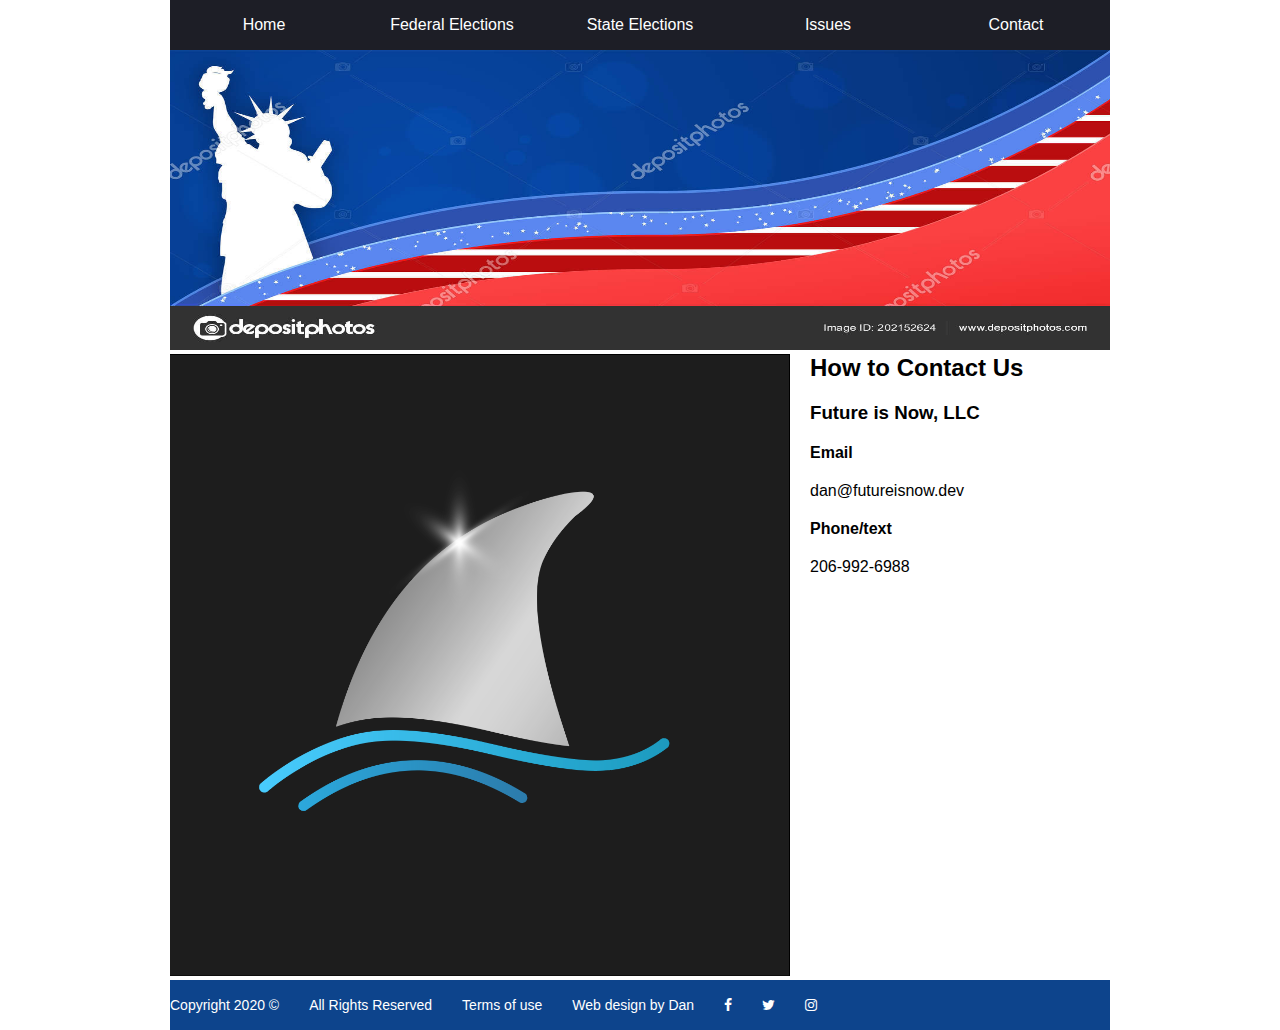
<file: contact.html>
<!doctype html>
<html lang="en">
<head>
<meta charset="UTF-8">
<title>Contact Page</title>
<link rel="stylesheet" href="styles/styles-vote.css">
<link rel="stylesheet" href="https://cdnjs.cloudflare.com/ajax/libs/font-awesome/4.7.0/css/font-awesome.min.css">
</head>

<body class="federal">
<div id="wrapper">
<nav id="primary">
<ul>
    <li><a href="vote-smart-home.html">Home</a></li>
    <li><a href="federal.html">
       <ul class="drop-down">
    
    <li><a href="democraticfederal.html">Joe Biden (P) and Kamala Harris (VP)</a></li>
    <li><a href="republicanfederal.html">Donald Trump (P) and Mike Pence (VP)</a></li>
    <li><a href="greenfederal.html">Howie Hawkins (P) and Angela Nicole Walker (VP)</a></li>
    <li><a href="libertarianfederal.html">Jo Jorgenson (P) and Spike Cohen (VP)</a></li>
    </ul> 
    Federal Elections</a></li>
    <li><a href="state.html">
    <ul class="drop-down">
    
    <li><a href="statewide.html">Statewide Candidates</a></li>
    <li><a href="legislative.html">Legislative Candidates</a></li>
    <li><a href="Judicial.html">Judicial Candidates</a></li>
    </ul>     
    State Elections</a></li>
    <li><a href="issues.html">Issues   
        </a></li>
     <li><a href="contact.html">Contact</a></li>
    
    </ul>
     
</nav>
<div id="banner">
<a href="vote-smart-home.html"><img src="images/banner.jpg" alt="Lady Liberty and colors graphic"></a>

</div><!--banner-->
<div id="bigrow2">

<img src="images/FiN-logo.png">
</div><!--end bigrow-->
<div id="row">

<h2>How to Contact Us</h2>
<h3>Future is Now, LLC </h3>
<h4>Email</h4>
<p>dan@futureisnow.dev</p>
<h4>Phone/text</h4>
<p>206-992-6988</p>  
    
    </div><!--end row-->
<footer>
<ul>
   <li>Copyright 2020 &copy;</li> 
   <li>All Rights Reserved</li>
   <li><a href="">Terms of use</a></li>
<li><a href="../index.html">Web design by Dan</a></li>
<li><a href="#" class="fa fa-facebook"></a></li>
<li><a href="#" class="fa fa-twitter"></a></li>
<li><a href="#" class="fa fa-instagram">
</a></li>

    </ul>  
    
    </footer>
    </div><!--wrapper-->
</body>
</html>
</file>
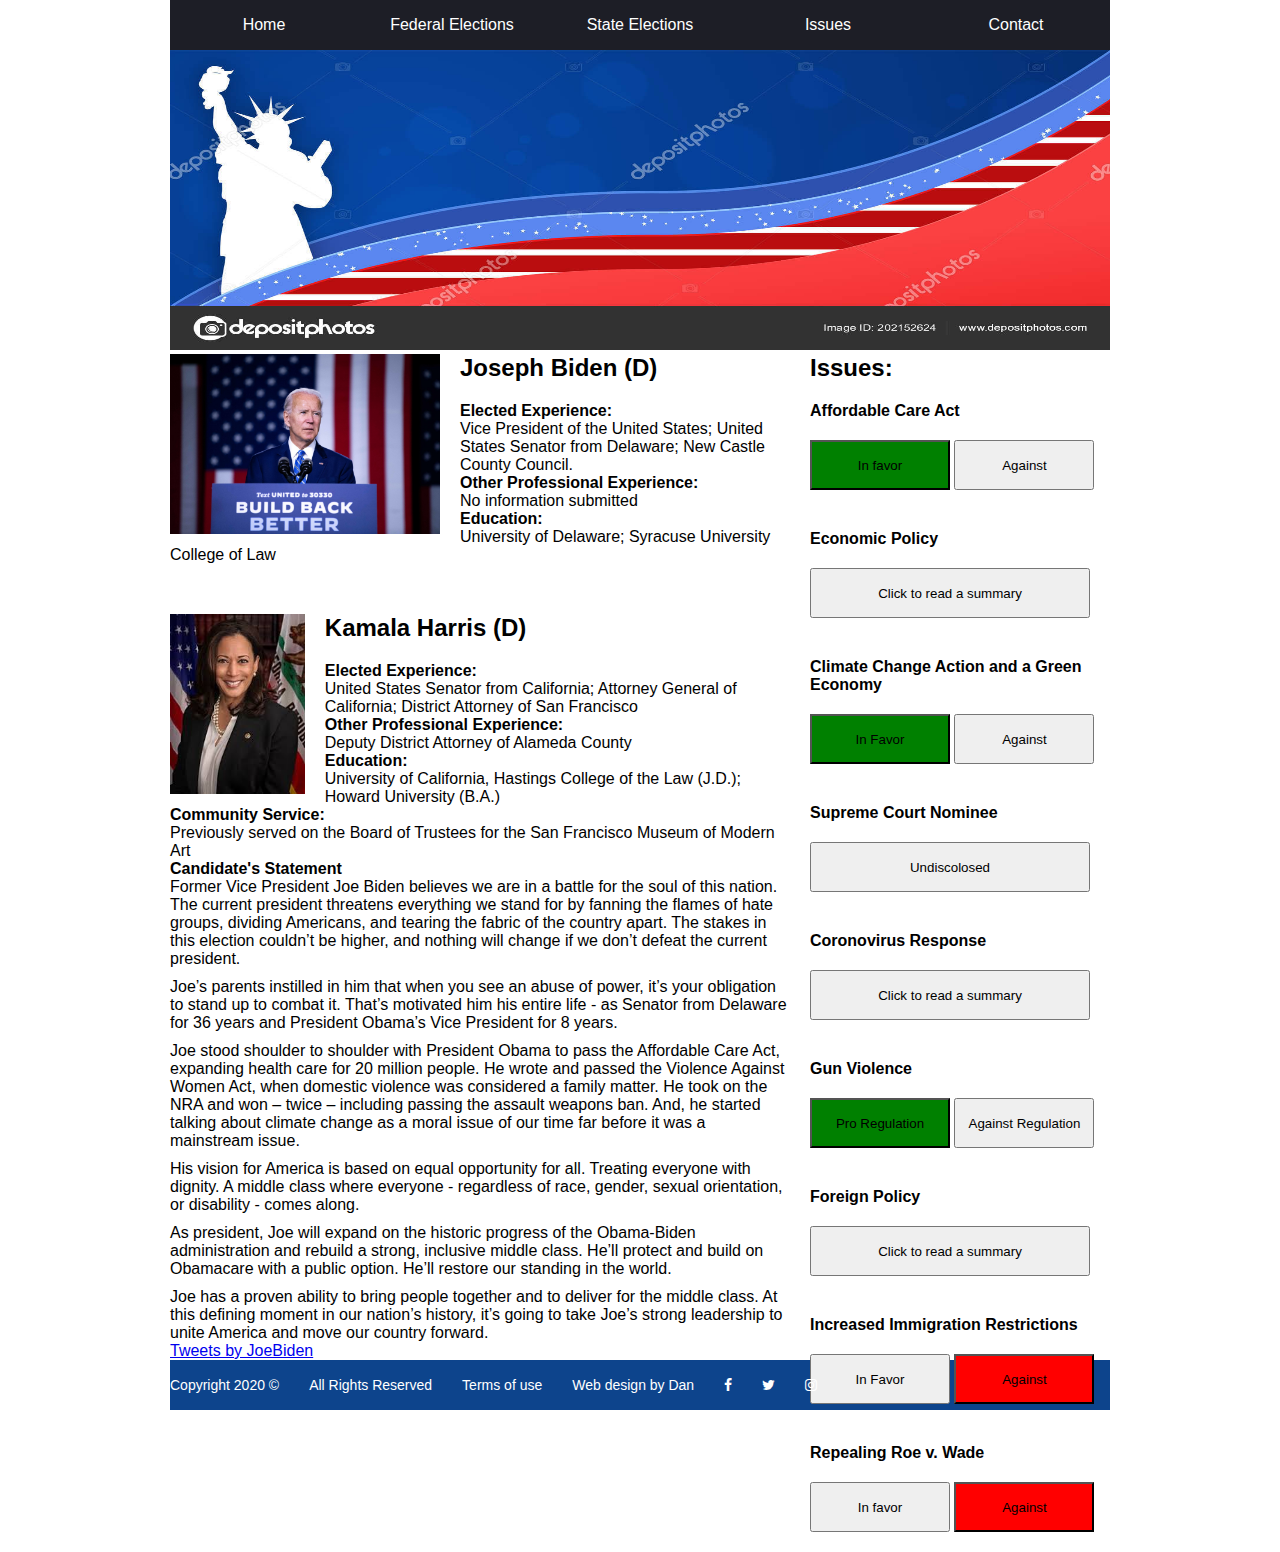
<file: democraticfederal.html>
<!doctype html>
<html lang="en">
<head>
<meta charset="UTF-8">
<title>Democratic Federal Candidates</title>
<link rel="stylesheet" href="styles/styles-vote.css">
<link rel="stylesheet" href="https://cdnjs.cloudflare.com/ajax/libs/font-awesome/4.7.0/css/font-awesome.min.css">
</head>

<body class="federal">
<div id="wrapper">
<nav id="primary">
<ul>
    <li><a href="vote-smart-home.html">Home</a></li>
    <li><a href="federal.html">
       <ul class="drop-down">
    
    <li><a href="democraticfederal.html">Joe Biden (P) and Kamala Harris (VP)</a></li>
    <li><a href="republicanfederal.html">Donald Trump (P) and Mike Pence (VP)</a></li>
    <li><a href="greenfederal.html">Howie Hawkins (P) and Angela Nicole Walker (VP)</a></li>
    <li><a href="libertarianfederal.html">Jo Jorgenson (P) and Spike Cohen (VP)</a></li>
    </ul> 
    Federal Elections</a></li>
    <li><a href="state.html">
    <ul class="drop-down">
    
    <li><a href="statewide.html">Statewide Candidates</a></li>
    <li><a href="legislative.html">Legislative Candidates</a></li>
    <li><a href="Judicial.html">Judicial Candidates</a></li>
    </ul>     
    State Elections</a></li>
    <li><a href="issues.html">Issues   
        </a></li>
     <li><a href="contact.html">Contact</a></li>
    
    </ul>
     
</nav>
<div id="banner">
<a href="vote-smart-home.html"><img src="images/banner.jpg" alt="Lady Liberty and colors graphic"></a>

</div><!--banner-->
<div id="bigrow">
<img src="images/biden.jpg" alt="Joe Biden">
<h2>Joseph Biden (D)</h2>
<h4>Elected Experience:</h4> 
<p>Vice President of the United States; United States Senator from Delaware; New Castle County Council.</p>
<h4>Other Professional Experience:</h4>
<p>No information submitted</p>
<h4>Education:</h4>
<p>University of Delaware; Syracuse University College of Law</p>
<div id="divider"></div><!--end of divider -->
<img src="images/kamala.jpg">
<h2>Kamala Harris (D)</h2>
<h4>Elected Experience:</h4>
<p>United States Senator from California; Attorney General of California; District Attorney of San Francisco</p>
<h4>Other Professional Experience:</h4>
<p>Deputy District Attorney of Alameda County</p>
<h4>Education:</h4>
<p>University of California, Hastings College of the Law (J.D.); Howard University (B.A.)</p>
<h4>Community Service:</h4>
<p>Previously served on the Board of Trustees for the San Francisco Museum of Modern Art</p>
    <h4>Candidate's Statement</h4>
<p class="statement">
Former Vice President Joe Biden believes we are in a battle for the soul of this nation. The current president threatens everything we stand for by fanning the flames of hate groups, dividing Americans, and tearing the fabric of the country apart. The stakes in this election couldn’t be higher, and nothing will change if we don’t defeat the current president.</p>

<p class="statement">Joe’s parents instilled in him that when you see an abuse of power, it’s your obligation to stand up to combat it. That’s motivated him his entire life - as Senator from Delaware for 36 years and President Obama’s Vice President for 8 years.</p>

<p class="statement">Joe stood shoulder to shoulder with President Obama to pass the Affordable Care Act, expanding health care for 20 million people. He wrote and passed the Violence Against Women Act, when domestic violence was considered a family matter. He took on the NRA and won – twice – including passing the assault weapons ban. And, he started talking about climate change as a moral issue of our time far before it was a mainstream issue.</p>

<p class="statement">His vision for America is based on equal opportunity for all. Treating everyone with dignity. A middle class where everyone - regardless of race, gender, sexual orientation, or disability - comes along.</p>

<p class="statement">As president, Joe will expand on the historic progress of the Obama-Biden administration and rebuild a strong, inclusive middle class. He’ll protect and build on Obamacare with a public option. He’ll restore our standing in the world.</p>

<p class="Statement">Joe has a proven ability to bring people together and to deliver for the middle class. At this defining moment in our nation’s history, it’s going to take Joe’s strong leadership to unite America and move our country forward.</p>
<a class="twitter-timeline" href="https://twitter.com/JoeBiden?ref_src=twsrc%5Etfw" data-tweet-limit=3>Tweets by JoeBiden</a> <script async src="https://platform.twitter.com/widgets.js" charset="utf-8"></script> 
    </div><!--end big row-->

<div id="row">
<h2>Issues:</h2>

<h4>Affordable Care Act</h4>
 <a href="https://joebiden.com/healthcare/"><button class="affirmative" type="button">In favor</button></a>
<button class="negative" type="button">Against</button>
<h4>Economic Policy</h4>
<a href="#bideneconomy"><button type="button" class="fullsize">Click to read a summary </button></a>
<h4>Climate Change Action and a Green Economy</h4>
    <a href="https://joebiden.com/clean-energy/"><button class="affirmative" type="button">In Favor </button> </a>
 <button class="negative" type="button">Against</button> 
<h4>Supreme Court Nominee</h4>
    <a href="https://www.cnn.com/2020/09/20/politics/joe-biden-donald-trump-supreme-court-nominee-list/index.html"><button class="fullsize" type="button">Undiscolosed</button></a>
<h4>Coronovirus Response</h4>
    <a href="https://joebiden.com/covid-plan/"><button type="button" class="fullsize">Click to read a summary</button></a>
<h4>Gun Violence</h4>
    <a href="https://joebiden.com/gunsafety/"><button type="button" class="affirmative">Pro Regulation</button></a>
    <button type="button" class="negative">Against Regulation</button>
<h4>Foreign Policy</h4>
    <a href="democraticforeignpolicy.html"><button class="fullsize" type="button">Click to read a summary</button></a>
<h4>Increased Immigration Restrictions</h4>
    <a href="democraticimmigrationpolicy.html"><button class="negative">In Favor</button></a>
    <button class="negativered" type="button">Against</button>
<h4>Repealing Roe v. Wade</h4>
    <button class="negative" type="button">In favor</button>
    <button class="negativered" type="button">Against</button>
    </div><!--end row 1-->
<footer>
<ul>
   <li>Copyright 2020 &copy;</li> 
   <li>All Rights Reserved</li>
   <li><a href="">Terms of use</a></li>
<li><a href="../index.html">Web design by Dan</a></li>
<li><a href="#" class="fa fa-facebook"></a></li>
<li><a href="#" class="fa fa-twitter"></a></li>
<li><a href="#" class="fa fa-instagram">
</a></li>

    </ul>  
    
    </footer>
    </div><!--wrapper-->
</body>
</html>
</file>
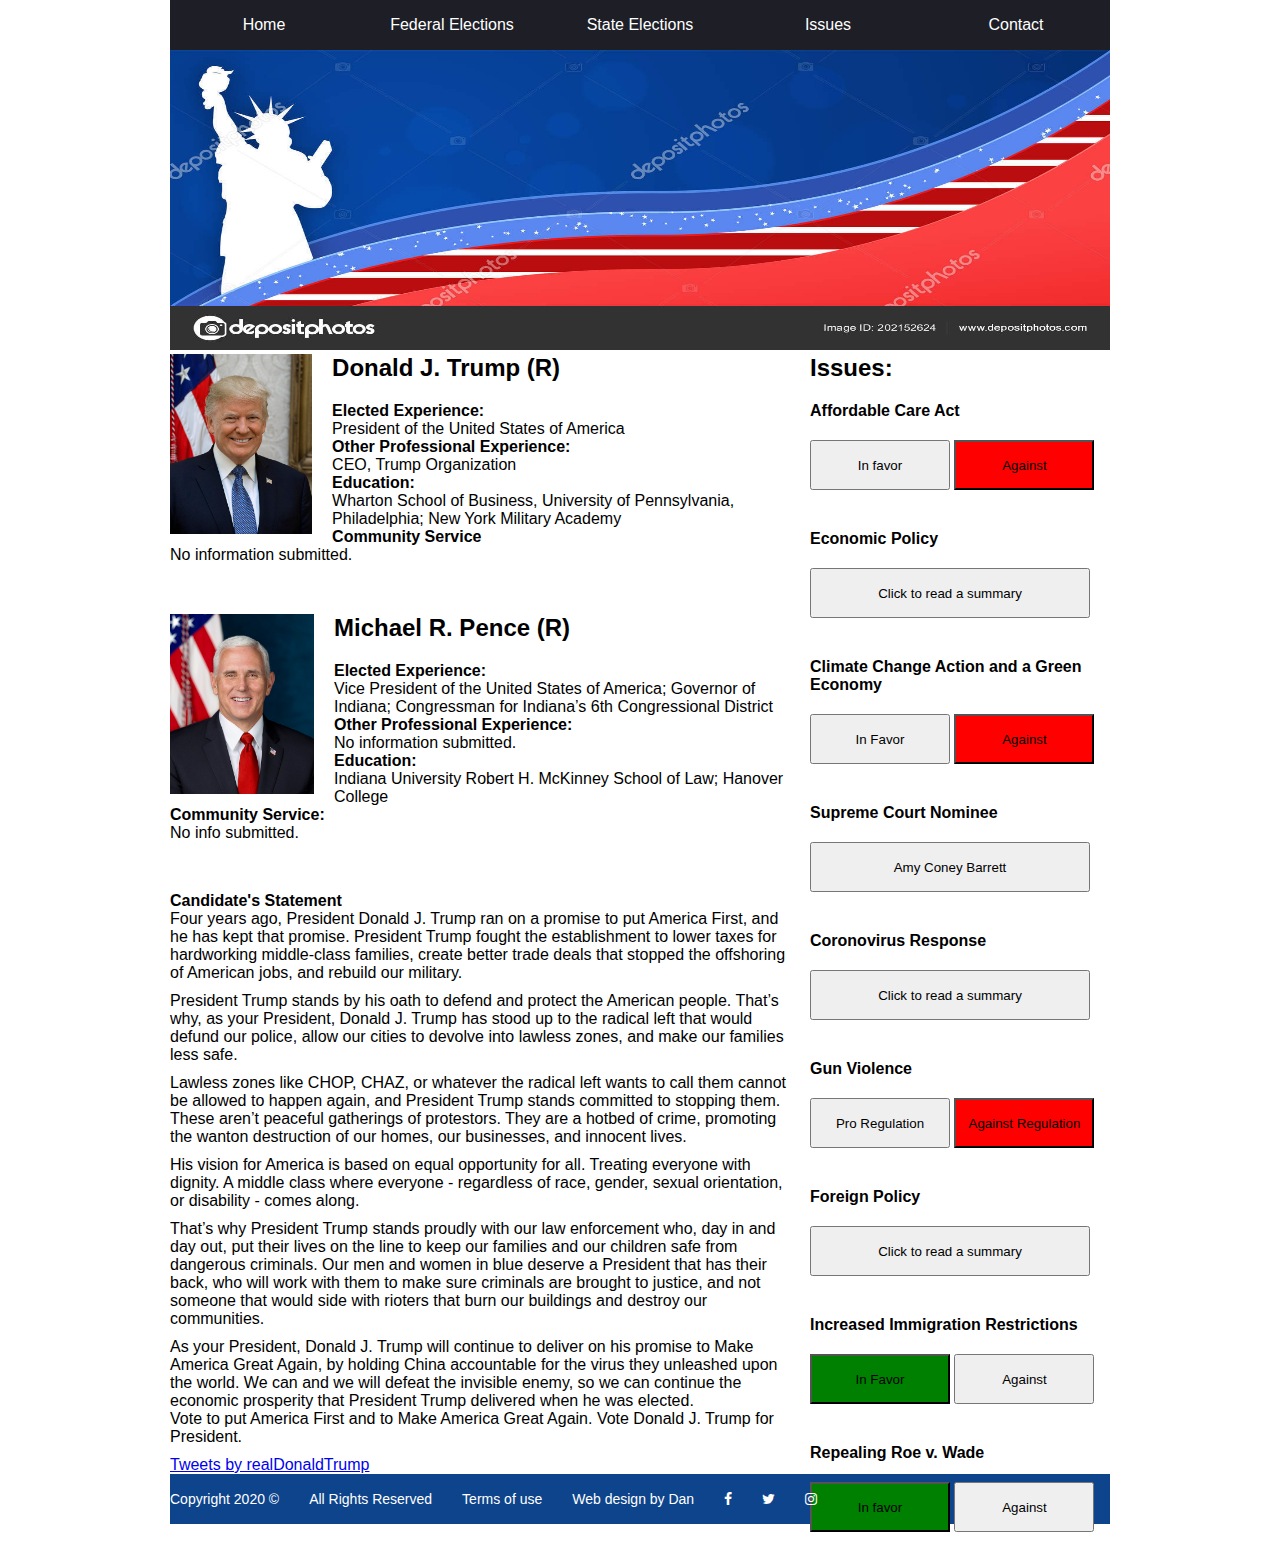
<file: republicanfederal.html>
<!doctype html>
<html lang="en">
<head>
<meta charset="UTF-8">
<title>Republic Federal Candidates</title>
<link rel="stylesheet" href="styles/styles-vote.css">
<link rel="stylesheet" href="https://cdnjs.cloudflare.com/ajax/libs/font-awesome/4.7.0/css/font-awesome.min.css">
</head>

<body class="federal">
<div id="wrapper">
<nav id="primary">
<ul>
    <li><a href="vote-smart-home.html">Home</a></li>
    <li><a href="federal.html">
       <ul class="drop-down">
    
    <li><a href="democraticfederal.html">Joe Biden (P) and Kamala Harris (VP)</a></li>
    <li><a href="republicanfederal.html">Donald Trump (P) and Mike Pence (VP)</a></li>
    <li><a href="greenfederal.html">Howie Hawkins (P) and Angela Nicole Walker (VP)</a></li>
    <li><a href="libertarianfederal.html">Jo Jorgenson (P) and Spike Cohen (VP)</a></li>
    </ul> 
    Federal Elections</a></li>
    <li><a href="state.html">
    <ul class="drop-down">
    
    <li><a href="statewide.html">Statewide Candidates</a></li>
    <li><a href="legislative.html">Legislative Candidates</a></li>
    <li><a href="Judicial.html">Judicial Candidates</a></li>
    </ul>     
    State Elections</a></li>
    <li><a href="issues.html">Issues   
        </a></li>
     <li><a href="contact.html">Contact</a></li>
    
    </ul>
     
</nav>
<div id="banner">
<a href="vote-smart-home.html"><img src="images/banner.jpg" alt="Lady Liberty and colors graphic"></a>

</div><!--banner-->
<div id="bigrow">
<img src="images/trump.jpg" alt="President Trump">
<h2>Donald J. Trump (R)</h2>
<h4>Elected Experience:</h4> 
<p>President of the United States of America</p>
<h4>Other Professional Experience:</h4>
<p>CEO, Trump Organization</p>
<h4>Education:</h4>
<p>Wharton School of Business, University of Pennsylvania, Philadelphia; New York Military Academy</p>
<h4>Community Service</h4>
<p>No information submitted.</p>
<div id="divider"></div><!--end of divider -->
<img src="images/pence.jpg">
<h2>Michael R. Pence (R) </h2>
<h4>Elected Experience:</h4>
<p>Vice President of the United States of America; Governor of Indiana; Congressman for Indiana’s 6th Congressional District</p>
<h4>Other Professional Experience:</h4>
<p>No information submitted.</p>
<h4>Education:</h4>
<p>Indiana University Robert H. McKinney School of Law; Hanover College</p>
<h4>Community Service:</h4>
    <p>No info submitted.</p>
<div id="divider"></div>
    <h4>Candidate's Statement</h4>
<p class="statement">
Four years ago, President Donald J. Trump ran on a promise to put America First, and he has kept that promise. President Trump fought the establishment to lower taxes for hardworking middle-class families, create better trade deals that stopped the offshoring of American jobs, and rebuild our military.</p>

<p class="statement">President Trump stands by his oath to defend and protect the American people. That’s why, as your President, Donald J. Trump has stood up to the radical left that would defund our police, allow our cities to devolve into lawless zones, and make our families less safe.</p>

<p class="statement">Lawless zones like CHOP, CHAZ, or whatever the radical left wants to call them cannot be allowed to happen again, and President Trump stands committed to stopping them. These aren’t peaceful gatherings of protestors. They are a hotbed of crime, promoting the wanton destruction of our homes, our businesses, and innocent lives. </p>

<p class="statement">His vision for America is based on equal opportunity for all. Treating everyone with dignity. A middle class where everyone - regardless of race, gender, sexual orientation, or disability - comes along.</p>

<p class="statement">That’s why President Trump stands proudly with our law enforcement who, day in and day out, put their lives on the line to keep our families and our children safe from dangerous criminals. Our men and women in blue deserve a President that has their back, who will work with them to make sure criminals are brought to justice, and not someone that would side with rioters that burn our buildings and destroy our communities.</p>

<p class="Statement">As your President, Donald J. Trump will continue to deliver on his promise to Make America Great Again, by holding China accountable for the virus they unleashed upon the world. We can and we will defeat the invisible enemy, so we can continue the economic prosperity that President Trump delivered when he was elected.</p>
<p class="statement">Vote to put America First and to Make America Great Again. Vote Donald J. Trump for President.</p> 
<a class="twitter-timeline" href="https://twitter.com/realDonaldTrump?ref_src=twsrc%5Etfw" data-tweet-limit=3 >Tweets by realDonaldTrump</a> <script async src="https://platform.twitter.com/widgets.js" charset="utf-8"></script>
    </div><!--end big row-->

<div id="row">
<h2>Issues:</h2>

<h4>Affordable Care Act</h4>
<button class="negative" type="button">In favor</button>
<a href="https://thehill.com/opinion/healthcare/518584-yes-trump-has-a-health-care-plan-he-has-been-implementing-it"><button type="button" class="negativered">Against</button></a>
<h4>Economic Policy</h4>
<a href="trumpeconomy.html"><button type="button" class="fullsize">Click to read a summary </button></a>
<h4>Climate Change Action and a Green Economy</h4>
  <button class="negative" type="button">In Favor </button>
 <button class="negativered" type="button">Against</button> 
<h4>Supreme Court Nominee</h4>
    <a href="https://en.wikipedia.org/wiki/Amy_Coney_Barrett"><button class="fullsize" type="button">Amy Coney Barrett</button></a>
<h4>Coronovirus Response</h4>
    <a href="https://joebiden.com/covid-plan/"><button type="button" class="fullsize">Click to read a summary</button></a>
<h4>Gun Violence</h4>
    <button type="button" class="negative">Pro Regulation</button>
    <a href="https://www.ontheissues.org/2020/Donald_Trump_Gun_Control.htm"><button type="button" class="negativered">Against Regulation</button></a>
<h4>Foreign Policy</h4>
    <a href="republicanforeignpolicy.html"><button class="fullsize" type="button">Click to read a summary</button></a>
<h4>Increased Immigration Restrictions</h4>
    <button class="affirmative">In Favor</button>
    <button class="negative" type="button">Against</button>
<h4>Repealing Roe v. Wade</h4>
    <button class="affirmative" type="button">In favor</button>
    <button class="negative" type="button">Against</button>
    </div><!--end row 1-->

<footer>
<ul>
   <li>Copyright 2020 &copy;</li> 
   <li>All Rights Reserved</li>
   <li><a href="">Terms of use</a></li>
<li><a href="../index.html">Web design by Dan</a></li>
<li><a href="#" class="fa fa-facebook"></a></li>
<li><a href="#" class="fa fa-twitter"></a></li>
<li><a href="#" class="fa fa-instagram">
</a></li>

    </ul>  
    
    </footer>
    </div><!--wrapper-->
</body>
</html>
</file>
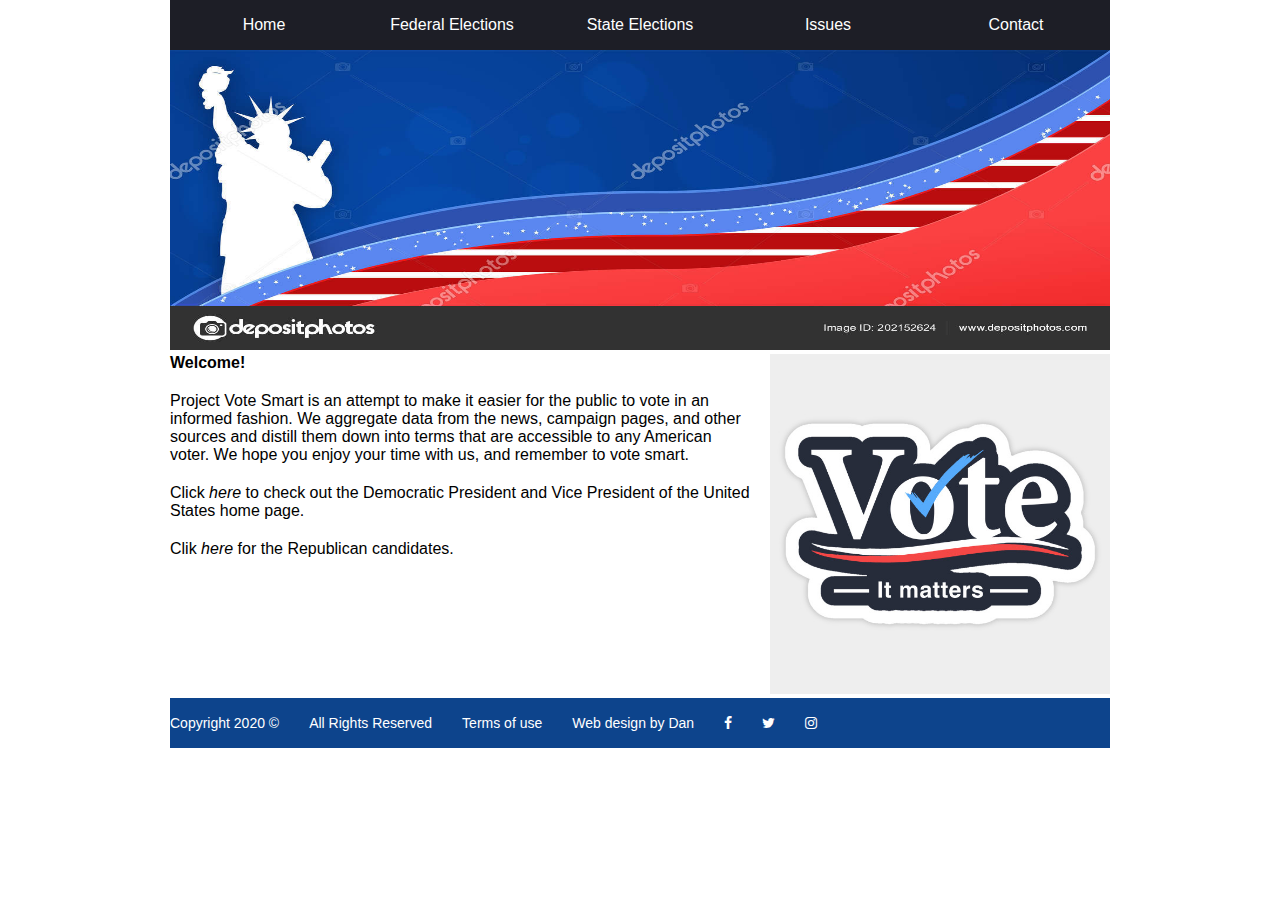
<file: vote-smart-home.html>
<!doctype html>
<html lang="en">
<head>
<meta charset="UTF-8">
<title>Vote Smart Home</title>
<link rel="stylesheet" href="styles/styles-vote.css">
<link rel="stylesheet" href="https://cdnjs.cloudflare.com/ajax/libs/font-awesome/4.7.0/css/font-awesome.min.css">
</head>

<body class="home">
<div id="wrapper">
<nav id="primary">
<ul>
    <li><a href="vote-smart-home.html">Home</a></li>
    <li><a href="federal.html">
       <ul class="drop-down">
    
    <li><a href="democraticfederal.html">Joe Biden (P) and Kamala Harris (VP) </a></li>
    <li><a href="republicanfederal.html">Donald Trump (P) and Mike Pence (VP)</a></li>
    <li><a href="greenfederal.html">Howie Hawkins (P) and Angela Nicole Walker (VP)</a></li>
    <li><a href="libertarianfederal.html">Jo Jorgenson (P) and Spike Cohen (VP)</a></li>
    </ul> 
    Federal Elections</a></li>
    <li><a href="state.html">
    <ul class="drop-down">
    
    <li><a href="statewide.html">Statewide Candidates</a></li>
    <li><a href="legislative.html">Legislative Candidates</a></li>
    <li><a href="Judicial.html">Judicial Candidates</a></li>
    </ul>     
    State Elections</a></li>
    <li><a href="issues.html">Issues   
      </a></li>
     <li><a href="contact.html">Contact</a></li>
    
    </ul>
     
</nav>
<div id="banner">
<a href="vote-smart-home.html"><img src="images/banner.jpg" alt="Lady Liberty and colors graphic"></a>

</div><!--banner-->
<main>
<h4>Welcome!</h4>
<p>Project Vote Smart is an attempt to make it easier for the public to vote in an informed fashion. We aggregate data from the news, campaign pages, and other sources and distill them down into terms that are accessible to any American voter. We hope you enjoy your time with us, and remember to vote smart.</p>
<p><a href="democraticfederal.html">Click <em>here</em> to check out the Democratic President and Vice President of the United States home page.</a></p>
<p><a href="republicanfederal.html">Clik <em>here</em> for the Republican candidates.</a></p>
    </main>
<aside>
<img src="images/itmatters.jpg" alt="Vote, it matters!">
    
    </aside>
<footer>
<ul>
   <li>Copyright 2020 &copy;</li> 
   <li>All Rights Reserved</li>
   <li><a href="">Terms of use</a></li>
<li><a href="../index.html">Web design by Dan</a></li>
<li><a href="#" class="fa fa-facebook"></a></li>
<li><a href="#" class="fa fa-twitter"></a></li>
<li><a href="#" class="fa fa-instagram">
</a></li>

    </ul>  
    
    </footer>
    </div><!--wrapper-->
</body>
</html>
</file>
<file: styles/styles-vote.css>
* {
    padding:0;
    margin:0;
    box-sizing: border-box;
}
body {
font-family: "Roboto", Georgia, Arial;
font-size:100%;
}
div#wrapper {
    width:940px;
    margin:0 auto;
    color: black;
}
#primary {
    height:50px;
    background:#1D1E26;
    line-height:50px;
    
    
}
#primary ul {
    width:940px; 
    margin: 0px auto;
}

#primary li {
    float:left;
    width:20%;
    text-align: center;
    list-style-type: none;
    color:white;
    position:relative; /*must declare position relative if using absolute for the drop-down*/
}


#primary a {
    text-decoration: none;
    display: block;
    color: white;
}
#primary a:hover {
    background: #0D448C;
    color:white;
}

.drop-down {
    display:none;  
}

#primary li:hover .drop-down{
    display:block;
/*    width:auto;*/
    position:absolute;
    top:50px;
    left:0;
    width:100%;
    background:#1D1E26;
}
#primary li:hover .drop-down li{
    float:none;
    width:100%;
    
}

/*Secondary navigation*/

#secondary {
    width:160px;
    float:left;
    margin-top: 15px;
/*    position:fixed;*/
    
}
#secondary li {
    height:30px;
    line-height:30px;
    list-style-type:none;
/*    background:#3B8FD9;*/
}
#secondary:before {
    background:green;
    width: 160px;
    content:"";
    position:absolute;
    top:0;
    left:0;
    bottom:0;  
    z-index:-1;
}
#secondary a {
    text-decoration:none;
    padding-left: 15px;
    color:red;
    display:block;
}
#secondary a:hover {
    background:blue;
    color:white;
}
.drop-down2 {
    display:none;  
}

#secondary li:hover .drop-down2{
    display:block;
/*    width:auto;*/
    position:absolute;
    top:0px;
    left:150px;
    width:170px;
    z-index: 1;
   
}
#secondary li:hover .drop-down2 li{
    float:none;
    width:100%;
}
#banner img {
    height:300px;
    width:940px;
}
main {
    width: 580px;
    float:left;
    
}
main h2 {
    text-align:center;
    margin-bottom:20px;
}
main h4 {
    margin-bottom:20px;
}
main p {
    margin-bottom:20px;
}
main a {
    text-decoration: none;
    color:black;
}
aside {
     margin-left: 20px;
    width: 340px;
    float:left;
}
aside img {
    width:340px;
}
#bigrow {
    width:620px;
    float:left;
    margin-right:20px;
}
#bigrow img {
    float: left;
    margin-right:20px;
    height:180px;
}
#bigrow h2 {
    margin-bottom:20px;
}
#bigrow2 {
    width:620px;
    float:left;
    margin-right:20px;
}
#bigrow2 img {
    width:620px;
}
#row {
    width:300px; 
    height:400px;
    float:left;
}

#row button {
    height:50px;
    display:inline;
    margin-bottom:20px;
}
#row h2 {
    margin-bottom:20px;
}
#row h4 {
    margin-top: 20px;
    margin-bottom: 20px;
}
#row a {
    text-decoration: none;
    color:black;
}
button.affirmative {
    width:140px;
    background:green;
}
button.negative {
    width:140px;
}
button.negativered {
    width:140px;
    background:red;
}
button.fullsize {
    width:280px;
}
button a {
    text-decoration:none;
    color:white;
}
#divider {
    height:50px;
}
.statement {
    margin-bottom:10px;
}
footer {
    height: 50px;
    clear:both;
    background:#0D448C;
    line-height:50px;
    font-size: .875em;
}
footer li {
    float:left;
    list-style-type: none;
    margin-right: 30px;
    color:white;
}
footer a {
    color:white;
    text-decoration:none;
}
</file>
